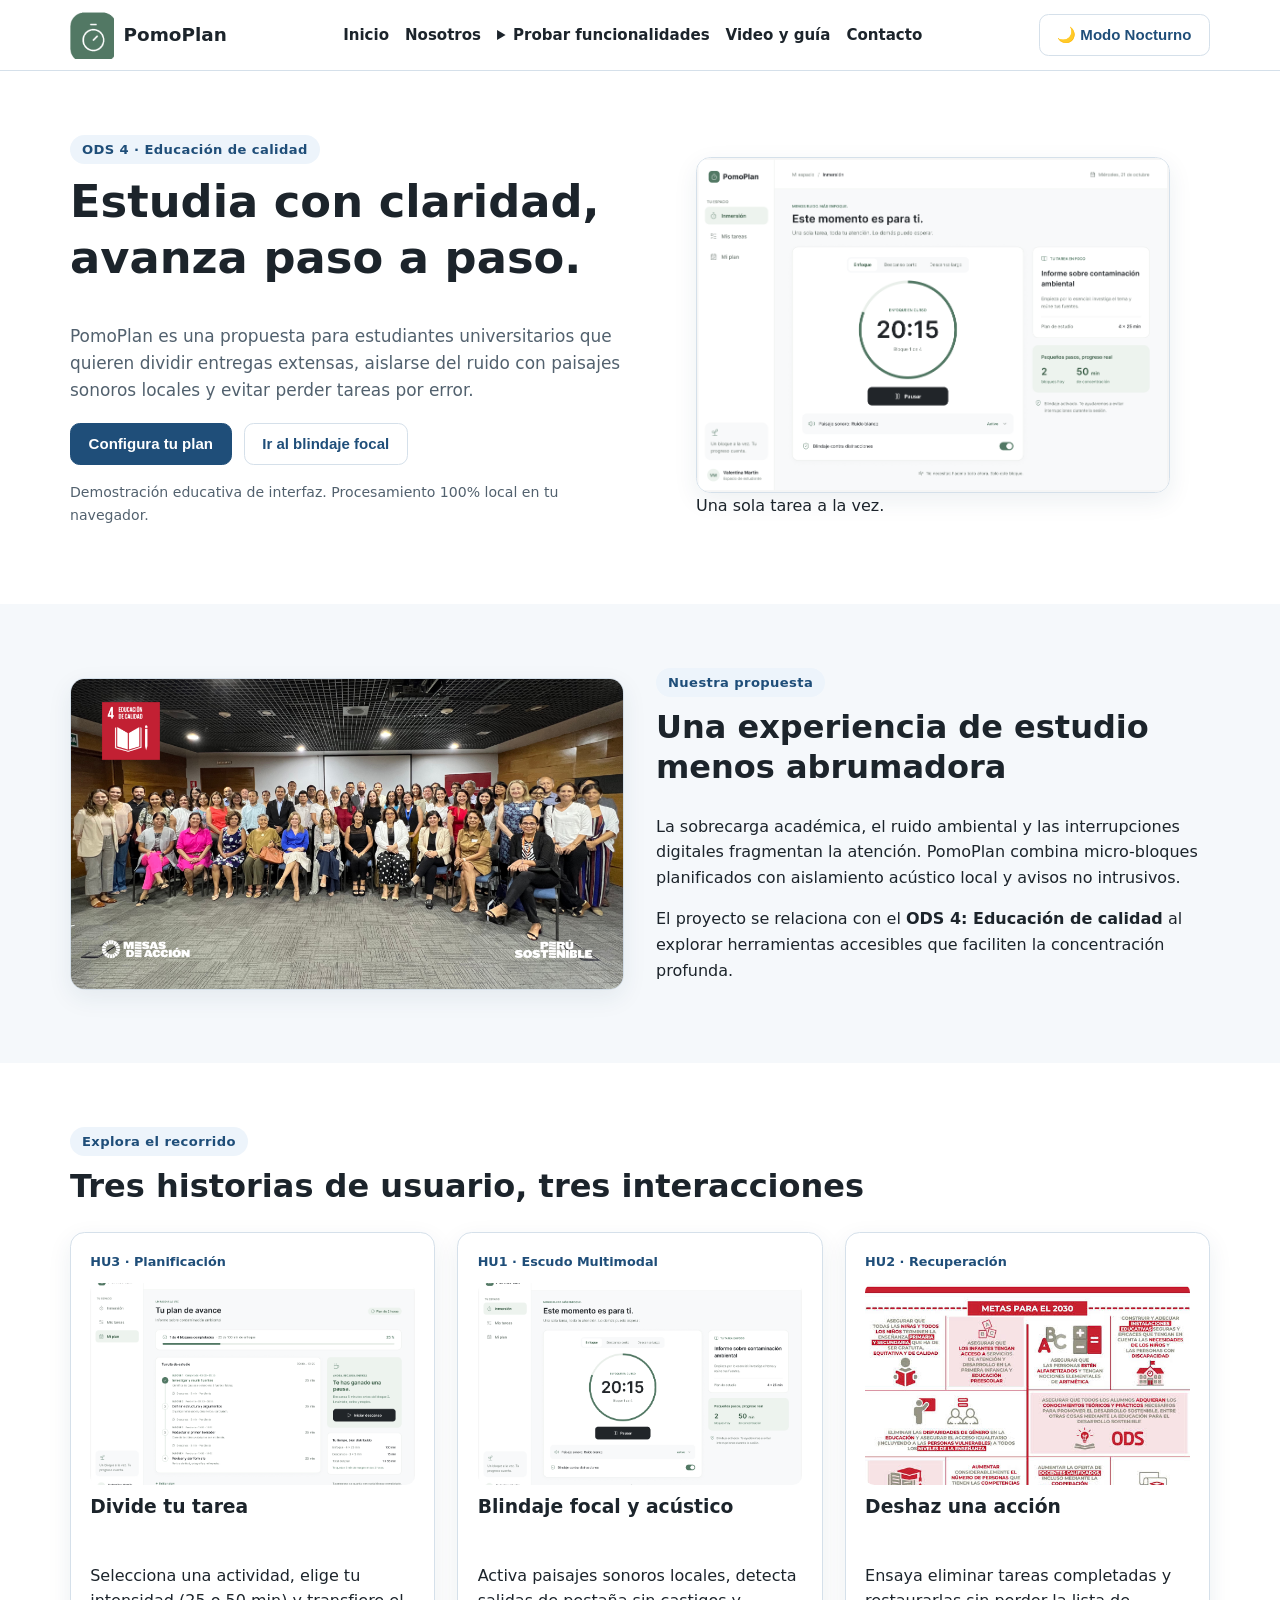
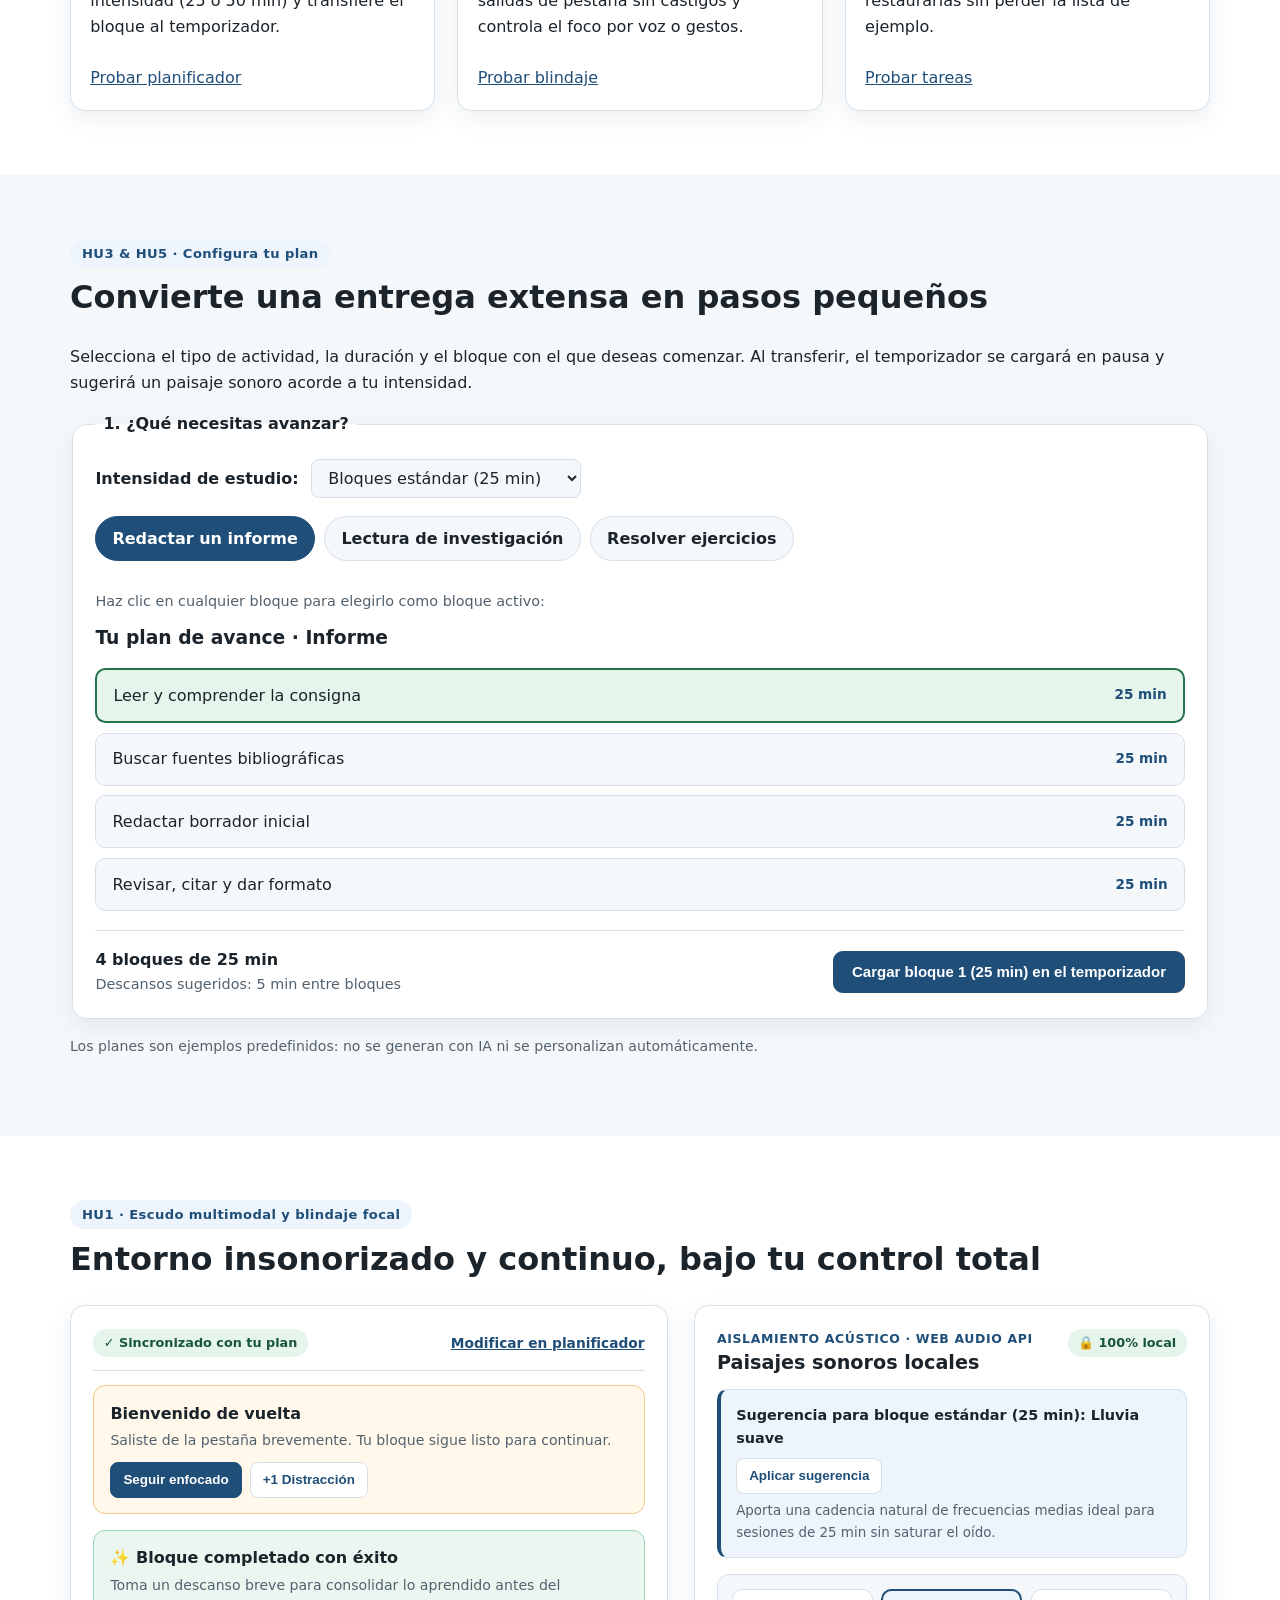
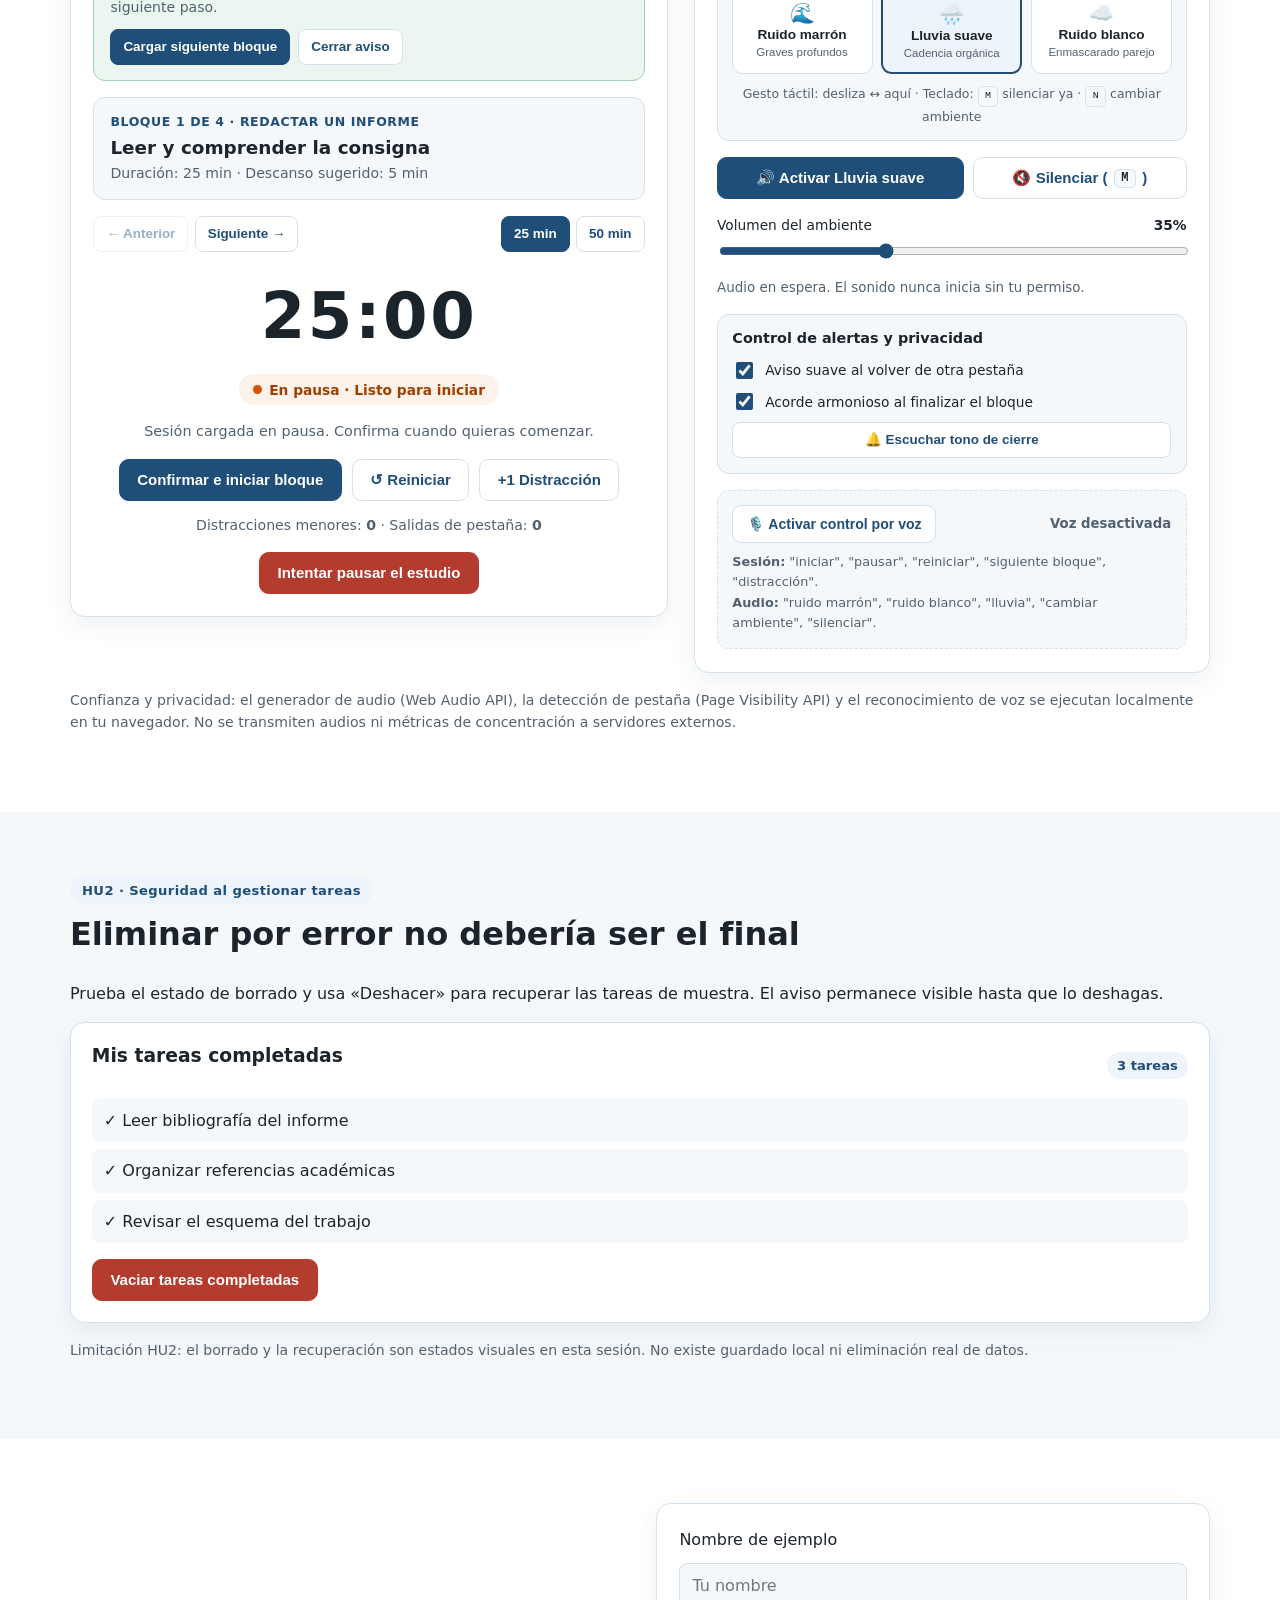
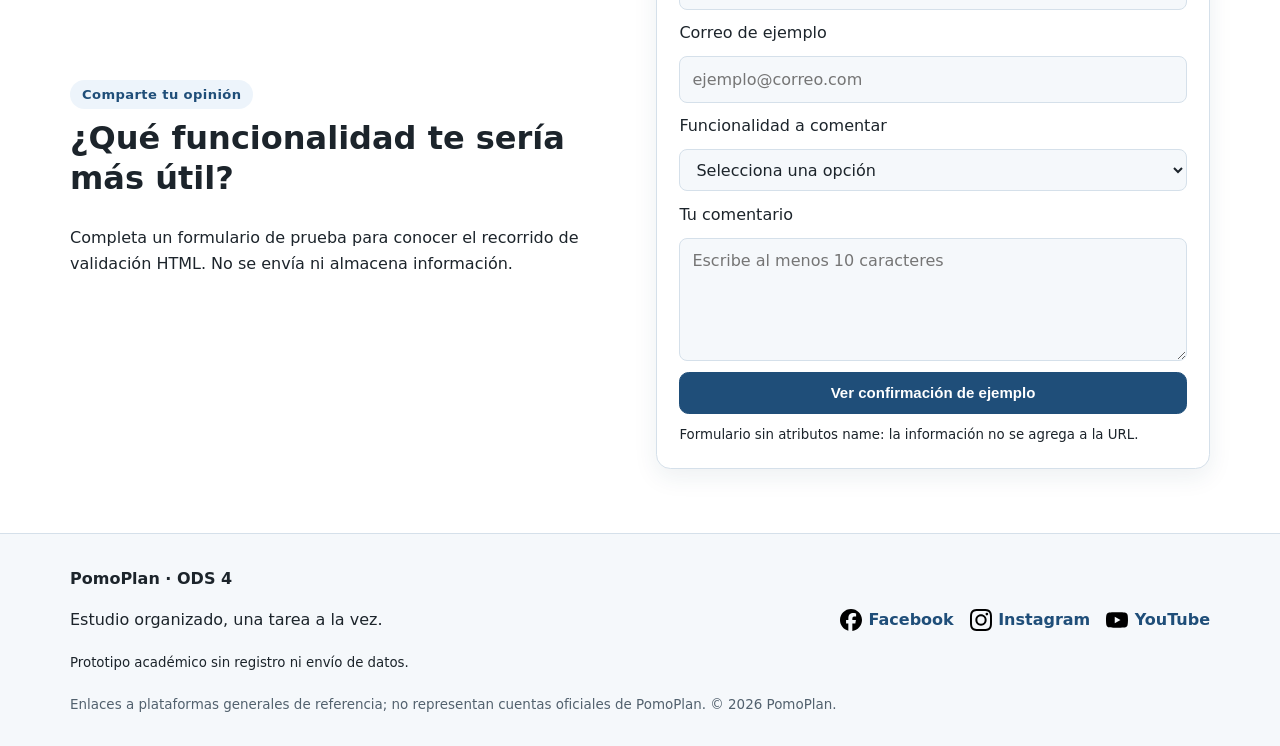
<file: index.html>
<!doctype html>
<html lang="es">

<head>
    <meta charset="utf-8">
    <meta name="viewport" content="width=device-width, initial-scale=1">
    <meta name="description"
        content="PomoPlan, prototipo web de planificación de estudio y blindaje focal multimodal vinculado con el ODS 4.">
    <title>Inicio | PomoPlan</title>
    <link rel="icon" type="image/png" href="imagenes/logo.png">
    <link rel="stylesheet" href="css/index.css">
    <script src="js/menu.js" defer></script>
    <script src="js/interacciones.js" defer></script>
</head>

<body>
    <a class="saltar" href="#contenido">Saltar al contenido</a>

    <header class="cabecera">
        <div class="contenedor barra">
            <a class="marca" href="index.html#inicio" aria-label="PomoPlan, ir al inicio">
                <img src="imagenes/logo.png" alt="" width="44" height="44">PomoPlan
            </a>
            <button id="boton-menu" class="hamburguesa" type="button"
                aria-controls="navegacion" aria-expanded="false" aria-label="Abrir menú">
                <span class="lineas" aria-hidden="true"><span></span><span></span><span></span></span>
                <span id="texto-menu">Menú</span>
            </button>
            <nav id="navegacion" class="navegacion" aria-label="Navegación principal">
                <ul class="menu">
                    <li><a href="index.html#inicio">Inicio</a></li>
                    <li><a href="index.html#nosotros">Nosotros</a></li>
                    <li>
                        <details id="resolver" class="desplegable">
                            <summary>Probar funcionalidades</summary>
                            <ul class="submenu">
                                <li><a href="index.html#hu3">HU3 · Plan de avance</a></li>
                                <li><a href="index.html#hu1">HU1 · Blindaje focal</a></li>
                                <li><a href="index.html#hu2">HU2 · Tareas y deshacer</a></li>
                            </ul>
                        </details>
                    </li>
                    <li><a href="recursos.html">Video y guía</a></li>
                    <li><a href="index.html#contacto">Contacto</a></li>
                </ul>
            </nav>
            <!-- HU6: Interruptor de Modo Nocturno -->
            <button id="toggle-modo-nocturno" class="boton boton-secundario" type="button"
                aria-label="Cambiar a modo nocturno">🌙 Modo Nocturno</button>
        </div>
    </header>

    <main id="contenido">
        <!-- Portada -->
        <section id="inicio" class="hero seccion">
            <div class="contenedor dos-columnas">
                <div>
                    <p class="etiqueta">ODS 4 · Educación de calidad</p>
                    <h1>Estudia con claridad, avanza paso a paso.</h1>
                    <p class="intro">PomoPlan es una propuesta para estudiantes universitarios que quieren dividir
                        entregas extensas, aislarse del ruido con paisajes sonoros locales y evitar perder tareas por error.</p>
                    <div class="acciones">
                        <a class="boton" href="#hu3">Configura tu plan</a>
                        <a class="boton boton-secundario" href="#hu1">Ir al blindaje focal</a>
                    </div>
                    <p class="nota">Demostración educativa de interfaz. Procesamiento 100% local en tu navegador.</p>
                </div>
                <figure>
                    <img class="foto" src="imagenes/galeria1.png"
                        alt="Vista de interfaz de PomoPlan relacionada con estudio y concentración">
                    <figcaption>Una sola tarea a la vez.</figcaption>
                </figure>
            </div>
        </section>

        <!-- Nosotros -->
        <section id="nosotros" class="seccion fondo">
            <div class="contenedor dos-columnas">
                <img class="foto" src="imagenes/nosotros.png" loading="lazy"
                    alt="Imagen de presentación del proyecto PomoPlan">
                <div>
                    <p class="etiqueta">Nuestra propuesta</p>
                    <h2>Una experiencia de estudio menos abrumadora</h2>
                    <p>La sobrecarga académica, el ruido ambiental y las interrupciones digitales fragmentan la atención.
                        PomoPlan combina micro-bloques planificados con aislamiento acústico local y avisos no intrusivos.</p>
                    <p>El proyecto se relaciona con el <strong>ODS 4: Educación de calidad</strong> al explorar
                        herramientas accesibles que faciliten la concentración profunda.</p>
                </div>
            </div>
        </section>

        <!-- Recorrido -->
        <section id="funcionalidades" class="seccion">
            <div class="contenedor">
                <p class="etiqueta">Explora el recorrido</p>
                <h2>Tres historias de usuario, tres interacciones</h2>
                <div class="tarjetas">
                    <article class="tarjeta">
                        <span class="numero">HU3 · Planificación</span>
                        <img src="imagenes/galeria2.png" alt="Referencia visual de planificación por bloques" loading="lazy">
                        <h3>Divide tu tarea</h3>
                        <p>Selecciona una actividad, elige tu intensidad (25 o 50 min) y transfiere el bloque al temporizador.</p>
                        <a href="#hu3">Probar planificador</a>
                    </article>
                    <article class="tarjeta">
                        <span class="numero">HU1 · Escudo Multimodal</span>
                        <img src="imagenes/galeria1.png" alt="Referencia de pantalla de concentración" loading="lazy">
                        <h3>Blindaje focal y acústico</h3>
                        <p>Activa paisajes sonoros locales, detecta salidas de pestaña sin castigos y controla el foco por voz o gestos.</p>
                        <a href="#hu1">Probar blindaje</a>
                    </article>
                    <article class="tarjeta">
                        <span class="numero">HU2 · Recuperación</span>
                        <img src="imagenes/servicios.jpeg" alt="Imagen ilustrativa de organización de actividades" loading="lazy">
                        <h3>Deshaz una acción</h3>
                        <p>Ensaya eliminar tareas completadas y restaurarlas sin perder la lista de ejemplo.</p>
                        <a href="#hu2">Probar tareas</a>
                    </article>
                </div>
            </div>
        </section>

        <!-- HU3 & HU5: Planificador sincronizado con HU1 -->
        <section id="hu3" class="seccion fondo">
            <div class="contenedor">
                <p class="etiqueta">HU3 &amp; HU5 · Configura tu plan</p>
                <h2>Convierte una entrega extensa en pasos pequeños</h2>
                <p>Selecciona el tipo de actividad, la duración y el bloque con el que deseas comenzar. Al transferir, el temporizador se cargará en pausa y sugerirá un paisaje sonoro acorde a tu intensidad.</p>

                <fieldset class="orientador">
                    <legend>1. ¿Qué necesitas avanzar?</legend>

                    <div class="selector-intensidad-contenedor">
                        <label for="intensidad-estudio"><strong>Intensidad de estudio:</strong></label>
                        <select id="intensidad-estudio" name="intensidad-estudio">
                            <option value="25">Bloques estándar (25 min)</option>
                            <option value="50">Bloques profundos (50 min)</option>
                        </select>
                    </div>

                    <div class="selector-planes">
                        <input class="radio-oculto" type="radio" name="tipo-plan" id="ensayo" checked>
                        <label class="opcion" for="ensayo">Redactar un informe</label>

                        <input class="radio-oculto" type="radio" name="tipo-plan" id="lectura">
                        <label class="opcion" for="lectura">Lectura de investigación</label>

                        <input class="radio-oculto" type="radio" name="tipo-plan" id="ejercicios">
                        <label class="opcion" for="ejercicios">Resolver ejercicios</label>

                        <div class="resultados" aria-live="polite">
                            <p class="ayuda-bloques">Haz clic en cualquier bloque para elegirlo como bloque activo:</p>

                            <div class="respuesta ensayo" data-plan="ensayo">
                                <h3>Tu plan de avance · Informe</h3>
                                <ol class="bloques">
                                    <li class="bloque-item seleccionado" data-bloque-index="0" tabindex="0" role="button" aria-pressed="true">
                                        Leer y comprender la consigna <span class="tiempo-bloque">25 min</span>
                                    </li>
                                    <li class="bloque-item" data-bloque-index="1" tabindex="0" role="button" aria-pressed="false">
                                        Buscar fuentes bibliográficas <span class="tiempo-bloque">25 min</span>
                                    </li>
                                    <li class="bloque-item" data-bloque-index="2" tabindex="0" role="button" aria-pressed="false">
                                        Redactar borrador inicial <span class="tiempo-bloque">25 min</span>
                                    </li>
                                    <li class="bloque-item" data-bloque-index="3" tabindex="0" role="button" aria-pressed="false">
                                        Revisar, citar y dar formato <span class="tiempo-bloque">25 min</span>
                                    </li>
                                </ol>
                            </div>

                            <div class="respuesta lectura" data-plan="lectura">
                                <h3>Tu plan de avance · Lectura</h3>
                                <ol class="bloques">
                                    <li class="bloque-item seleccionado" data-bloque-index="0" tabindex="0" role="button" aria-pressed="true">
                                        Explorar títulos y objetivos <span class="tiempo-bloque">25 min</span>
                                    </li>
                                    <li class="bloque-item" data-bloque-index="1" tabindex="0" role="button" aria-pressed="false">
                                        Leer y subrayar ideas clave <span class="tiempo-bloque">25 min</span>
                                    </li>
                                    <li class="bloque-item" data-bloque-index="2" tabindex="0" role="button" aria-pressed="false">
                                        Organizar apuntes <span class="tiempo-bloque">25 min</span>
                                    </li>
                                    <li class="bloque-item" data-bloque-index="3" tabindex="0" role="button" aria-pressed="false">
                                        Escribir un resumen <span class="tiempo-bloque">25 min</span>
                                    </li>
                                </ol>
                            </div>

                            <div class="respuesta ejercicios" data-plan="ejercicios">
                                <h3>Tu plan de avance · Ejercicios</h3>
                                <ol class="bloques">
                                    <li class="bloque-item seleccionado" data-bloque-index="0" tabindex="0" role="button" aria-pressed="true">
                                        Revisar conceptos y ejemplos <span class="tiempo-bloque">25 min</span>
                                    </li>
                                    <li class="bloque-item" data-bloque-index="1" tabindex="0" role="button" aria-pressed="false">
                                        Resolver ejercicios iniciales <span class="tiempo-bloque">25 min</span>
                                    </li>
                                    <li class="bloque-item" data-bloque-index="2" tabindex="0" role="button" aria-pressed="false">
                                        Resolver casos más difíciles <span class="tiempo-bloque">25 min</span>
                                    </li>
                                    <li class="bloque-item" data-bloque-index="3" tabindex="0" role="button" aria-pressed="false">
                                        Comprobar y corregir respuestas <span class="tiempo-bloque">25 min</span>
                                    </li>
                                </ol>
                            </div>

                            <div class="plan-resumen">
                                <div>
                                    <strong id="resumen-bloques-texto">4 bloques de 25 min</strong>
                                    <span id="resumen-descanso-texto" class="resumen-sub">Descansos sugeridos: 5 min entre bloques</span>
                                </div>
                                <button id="btn-transferir-sesion" class="boton" type="button">
                                    Cargar bloque 1 (25 min) en el temporizador
                                </button>
                            </div>
                        </div>
                    </div>
                </fieldset>
                <p class="nota">Los planes son ejemplos predefinidos: no se generan con IA ni se personalizan automáticamente.</p>
            </div>
        </section>

        <!-- HU1: Escudo Multimodal (Blindaje Focal + Paisajes Sonoros Web Audio + Reincorporación + Cierre Armonioso) -->
        <section id="hu1" class="seccion">
            <div class="contenedor">
                <p class="etiqueta">HU1 · Escudo multimodal y blindaje focal</p>
                <h2>Entorno insonorizado y continuo, bajo tu control total</h2>

                <div class="hu1-grid">
                    <!-- Columna 1: Temporizador, reincorporación y cierre armonioso -->
                    <div class="sesion" aria-labelledby="titulo-bloque-activo">
                        <div class="sesion-cabecera">
                            <span id="badge-sincronizacion" class="badge-sync" role="status">
                                ✓ Sincronizado con tu plan
                            </span>
                            <a href="#hu3" class="enlace-modificar">Modificar en planificador</a>
                        </div>

                        <!-- Aviso suave de reincorporación tras cambio de pestaña (oculto por defecto) -->
                        <div id="banner-reincorporacion" class="banner-suave banner-reincorporacion" role="status" aria-live="polite" hidden>
                            <div class="banner-suave-texto">
                                <strong>Bienvenido de vuelta</strong>
                                <p id="texto-reincorporacion">Saliste de la pestaña brevemente. Tu bloque sigue listo para continuar.</p>
                            </div>
                            <div class="banner-suave-acciones">
                                <button id="btn-reincorporar-continuar" class="boton-mini activo" type="button">Seguir enfocado</button>
                                <button id="btn-reincorporar-distraccion" class="boton-mini" type="button">+1 Distracción</button>
                            </div>
                        </div>

                        <!-- Notificación armoniosa de cierre (reemplaza alert(), oculta por defecto) -->
                        <div id="banner-cierre" class="banner-suave banner-cierre" role="status" aria-live="polite" hidden>
                            <div class="banner-suave-texto">
                                <strong>✨ Bloque completado con éxito</strong>
                                <p id="texto-cierre">Toma un descanso breve para consolidar lo aprendido antes del siguiente paso.</p>
                            </div>
                            <div class="banner-suave-acciones">
                                <button id="btn-cierre-siguiente" class="boton-mini activo" type="button">Cargar siguiente bloque</button>
                                <button id="btn-cierre-cerrar" class="boton-mini" type="button">Cerrar aviso</button>
                            </div>
                        </div>

                        <!-- Tarjeta de sesión cargada -->
                        <div class="resumen-sesion-cargada">
                            <p id="sesion-etiqueta" class="sesion-etiqueta">BLOQUE 1 DE 4 · REDACTAR UN INFORME</p>
                            <h3 id="titulo-bloque-activo" class="titulo-bloque-activo">Leer y comprender la consigna</h3>
                            <p id="meta-sesion" class="meta-sesion">Duración: 25 min · Descanso sugerido: 5 min</p>
                        </div>

                        <!-- Control rápido de bloque y duración -->
                        <div class="controles-rapidos" aria-label="Ajustes rápidos de la sesión">
                            <div class="nav-bloques">
                                <button id="btn-bloque-anterior" class="boton-mini" type="button" disabled>← Anterior</button>
                                <button id="btn-bloque-siguiente" class="boton-mini" type="button">Siguiente →</button>
                            </div>
                            <div class="ajuste-duracion" role="group" aria-label="Cambiar duración del bloque">
                                <button id="btn-duracion-25" class="boton-mini activo" type="button" data-minutos="25" aria-pressed="true">25 min</button>
                                <button id="btn-duracion-50" class="boton-mini" type="button" data-minutos="50" aria-pressed="false">50 min</button>
                            </div>
                        </div>

                        <!-- Reloj y estado -->
                        <div id="reloj" class="reloj" aria-label="Tiempo restante de concentración">25:00</div>
                        <div id="estado-pill" class="estado pausado">
                            <span class="punto" id="punto-estado"></span>
                            <span id="texto-estado">En pausa · Listo para iniciar</span>
                        </div>

                        <!-- Aviso accesible en línea -->
                        <p id="aviso-sesion" class="aviso-sesion" role="status" aria-live="polite">
                            Sesión cargada en pausa. Confirma cuando quieras comenzar.
                        </p>

                        <!-- Acciones principales del temporizador -->
                        <div class="acciones-timer">
                            <button id="btn-timer-toggle" class="boton" type="button">Confirmar e iniciar bloque</button>
                            <button id="btn-reiniciar-bloque" class="boton boton-secundario" type="button">↺ Reiniciar</button>
                            <button id="btn-distraccion" class="boton boton-secundario" type="button">+1 Distracción</button>
                        </div>

                        <p class="contador-distracciones">
                            Distracciones menores: <strong id="distracciones-count">0</strong> ·
                            Salidas de pestaña: <strong id="salidas-pestana-count">0</strong>
                        </p>

                        <!-- Pausa Reflexiva -->
                        <details id="modal-pausa" class="pausa">
                            <summary id="btn-pausa-reflexiva" class="boton boton-alerta">Intentar pausar el estudio</summary>
                            <div class="modal-referencia" role="group" aria-label="Pausa reflexiva">
                                <h3>¿Seguro que deseas pausar?</h3>
                                <p>Te quedan <strong id="tiempo-restante-modal">25 minutos</strong> en el bloque <strong id="bloque-modal-nombre">Leer y comprender la consigna</strong>.</p>
                                <p>Tomar una pausa no planificada puede romper tu estado de flujo. ¿Prefieres continuar o abandonar la sesión?</p>
                                <div class="acciones">
                                    <button id="btn-continuar-estudio" type="button" class="boton">Continuar estudiando</button>
                                    <a href="confirmacion.html#pausa" class="boton boton-secundario">Abandonar demostración</a>
                                </div>
                                <p class="nota">Al seleccionar "Continuar estudiando", la sesión se reanuda automáticamente.</p>
                            </div>
                        </details>
                    </div>

                    <!-- Columna 2: Escudo Acústico Local, Preferencias HAI y Control Multimodal -->
                    <aside class="panel-escudo" aria-label="Escudo acústico y control multimodal">
                        <div class="escudo-cabecera">
                            <div>
                                <p class="etiqueta-pequena">Aislamiento Acústico · Web Audio API</p>
                                <h3 class="escudo-titulo">Paisajes sonoros locales</h3>
                            </div>
                            <span class="badge-local" title="Audio sintetizado en tu dispositivo sin conexión a servidores">
                                🔒 100% local
                            </span>
                        </div>

                        <!-- Recomendación transparente (Human-AI Interaction) -->
                        <div id="caja-recomendacion" class="caja-recomendacion" role="region" aria-live="polite">
                            <div class="recomendacion-superior">
                                <strong id="titulo-recomendacion">Sugerencia para bloque de 25 min: Lluvia suave</strong>
                                <button id="btn-aplicar-recomendacion" class="boton-mini" type="button">Aplicar sugerencia</button>
                            </div>
                            <p id="motivo-recomendacion" class="motivo-recomendacion">
                                La lluvia suave genera un ritmo constante de frecuencias medias ideal para sesiones estándar de 25 min sin provocar fatiga auditiva.
                            </p>
                        </div>

                        <!-- Zona interactiva táctil (Swipe horizontal para alternar ambientes) -->
                        <div id="zona-gestos-sonido" class="zona-gestos-sonido" aria-label="Selector de paisaje sonoro. Desliza a izquierda o derecha para alternar">
                            <div class="selector-paisajes" role="radiogroup" aria-label="Elegir paisaje sonoro">
                                <button type="button" class="chip-sonido" data-sonido="marron" aria-pressed="false">
                                    <span class="chip-icono" aria-hidden="true">🌊</span>
                                    <span>Ruido marrón</span>
                                    <small>Graves profundos</small>
                                </button>
                                <button type="button" class="chip-sonido activo" data-sonido="lluvia" aria-pressed="true">
                                    <span class="chip-icono" aria-hidden="true">🌧️</span>
                                    <span>Lluvia suave</span>
                                    <small>Cadencia orgánica</small>
                                </button>
                                <button type="button" class="chip-sonido" data-sonido="blanco" aria-pressed="false">
                                    <span class="chip-icono" aria-hidden="true">☁️</span>
                                    <span>Ruido blanco</span>
                                    <small>Enmascarado parejo</small>
                                </button>
                            </div>
                            <p class="pista-gesto">
                                Gesto táctil: desliza ↔ aquí · Teclado: <kbd>M</kbd> silenciar ya · <kbd>N</kbd> cambiar ambiente
                            </p>
                        </div>

                        <!-- Controles de reproducción y volumen -->
                        <div class="controles-audio">
                            <button id="btn-audio-toggle" class="boton" type="button" aria-pressed="false">
                                🔊 Activar paisaje sonoro
                            </button>
                            <button id="btn-silencio-emergencia" class="boton boton-secundario" type="button"
                                title="Silencia todo el audio al instante (Tecla M)">
                                🔇 Silenciar (<kbd>M</kbd>)
                            </button>
                        </div>

                        <div class="control-volumen">
                            <label for="slider-volumen">
                                <span>Volumen del ambiente</span>
                                <strong id="valor-volumen">35%</strong>
                            </label>
                            <input id="slider-volumen" type="range" min="0" max="100" value="35" step="5">
                        </div>

                        <p id="estado-audio" class="estado-audio" role="status" aria-live="polite">
                            Audio en espera. El sonido nunca inicia sin tu permiso.
                        </p>

                        <!-- Preferencias de control total del usuario (HAI) -->
                        <div class="preferencias-hai">
                            <h4>Control de alertas y privacidad</h4>
                            <label class="switch-fila">
                                <input id="chk-alerta-pestana" type="checkbox" checked>
                                <span>Aviso suave al volver de otra pestaña</span>
                            </label>
                            <label class="switch-fila">
                                <input id="chk-campana-cierre" type="checkbox" checked>
                                <span>Acorde armonioso al finalizar el bloque</span>
                            </label>
                            <button id="btn-probar-cierre" class="boton-mini" type="button">
                                🔔 Escuchar tono de cierre
                            </button>
                        </div>

                        <!-- Control por Voz Opcional (Web Speech API) -->
                        <div class="panel-voz" aria-label="Control por voz opcional">
                            <div class="panel-voz-cabecera">
                                <button id="btn-voz-toggle" class="boton boton-secundario boton-voz" type="button" aria-pressed="false">
                                    🎙️ Activar control por voz
                                </button>
                                <span id="voz-estado" class="voz-estado" role="status" aria-live="polite">Voz desactivada</span>
                            </div>
                            <p class="voz-comandos">
                                <strong>Sesión:</strong> "iniciar", "pausar", "reiniciar", "siguiente bloque", "distracción".<br>
                                <strong>Audio:</strong> "ruido marrón", "ruido blanco", "lluvia", "cambiar ambiente", "silenciar".
                            </p>
                        </div>
                    </aside>
                </div>

                <p class="nota">
                    Confianza y privacidad: el generador de audio (Web Audio API), la detección de pestaña (Page Visibility API) y el reconocimiento de voz se ejecutan localmente en tu navegador. No se transmiten audios ni métricas de concentración a servidores externos.
                </p>
            </div>
        </section>

        <!-- HU2: Gestión de tareas y recuperación -->
        <section id="hu2" class="seccion fondo">
            <div class="contenedor">
                <p class="etiqueta">HU2 · Seguridad al gestionar tareas</p>
                <h2>Eliminar por error no debería ser el final</h2>
                <p>Prueba el estado de borrado y usa «Deshacer» para recuperar las tareas de muestra. El aviso permanece visible hasta que lo deshagas.</p>
                <div class="tareas-demo">
                    <div class="panel-tareas">
                        <div class="tareas-cabecera">
                            <h3>Mis tareas completadas</h3>
                            <span class="etiqueta-mini" id="contador-tareas">3 tareas</span>
                        </div>
                        <div id="lista-tareas" class="lista-tareas">
                            <p>✓ Leer bibliografía del informe</p>
                            <p>✓ Organizar referencias académicas</p>
                            <p>✓ Revisar el esquema del trabajo</p>
                        </div>
                        <div id="sin-tareas" class="sin-tareas">
                            <p>Las tareas completadas se quitaron de esta vista.</p>
                        </div>
                        <details id="details-confirmar" class="confirmar">
                            <summary class="boton boton-alerta">Vaciar tareas completadas</summary>
                            <div class="panel-confirmar">
                                <p><strong>¿Eliminar las tareas completadas?</strong></p>
                                <p>Esta acción moverá las tareas a la papelera temporal.</p>
                                <button id="btn-confirmar-eliminar" class="boton boton-alerta" type="button">Sí, eliminar tareas</button>
                            </div>
                        </details>
                    </div>
                    <div id="toast-notificacion" class="toast" role="status">
                        <strong>Tareas eliminadas</strong>
                        <span id="texto-toast">Notificación de eliminación realizada.</span>
                        <button id="btn-deshacer" class="boton" type="button">Deshacer</button>
                    </div>
                </div>
                <p class="nota">Limitación HU2: el borrado y la recuperación son estados visuales en esta sesión. No existe guardado local ni eliminación real de datos.</p>
            </div>
        </section>

        <!-- Contacto -->
        <section id="contacto" class="seccion">
            <div class="contenedor dos-columnas">
                <div>
                    <p class="etiqueta">Comparte tu opinión</p>
                    <h2>¿Qué funcionalidad te sería más útil?</h2>
                    <p>Completa un formulario de prueba para conocer el recorrido de validación HTML. No se envía ni almacena información.</p>
                </div>
                <form action="confirmacion.html" class="formulario" method="get">
                    <label for="nombre">Nombre de ejemplo</label>
                    <input id="nombre" type="text" placeholder="Tu nombre" required minlength="2">

                    <label for="correo">Correo de ejemplo</label>
                    <input id="correo" type="email" placeholder="ejemplo@correo.com" required>

                    <label for="funcion">Funcionalidad a comentar</label>
                    <select id="funcion" required>
                        <option value="">Selecciona una opción</option>
                        <option>HU1 · Blindaje focal y escudo sonoro</option>
                        <option>HU2 · Tareas y deshacer</option>
                        <option>HU3 · Plan de avance</option>
                    </select>

                    <label for="comentario">Tu comentario</label>
                    <textarea id="comentario" rows="4" minlength="10" required placeholder="Escribe al menos 10 caracteres"></textarea>

                    <button class="boton" type="submit">Ver confirmación de ejemplo</button>
                    <small>Formulario sin atributos name: la información no se agrega a la URL.</small>
                </form>
            </div>
        </section>
    </main>

    <footer class="pie">
        <div class="contenedor">
            <div class="pie-grid">
                <div>
                    <strong>PomoPlan · ODS 4</strong>
                    <p>Estudio organizado, una tarea a la vez.</p>
                    <small>Prototipo académico sin registro ni envío de datos.</small>
                </div>
                <nav aria-label="Redes sociales de referencia" class="redes">
                    <a href="https://www.facebook.com/" target="_blank" rel="noopener noreferrer">
                        <img src="iconos/facebook.svg" width="22" height="22" alt="">Facebook
                    </a>
                    <a href="https://www.instagram.com/" target="_blank" rel="noopener noreferrer">
                        <img src="iconos/instagram.svg" width="22" height="22" alt="">Instagram
                    </a>
                    <a href="https://www.youtube.com/" target="_blank" rel="noopener noreferrer">
                        <img src="iconos/youtube.svg" width="22" height="22" alt="">YouTube
                    </a>
                </nav>
            </div>
            <p class="pie-nota">Enlaces a plataformas generales de referencia; no representan cuentas oficiales de PomoPlan. © 2026 PomoPlan.</p>
        </div>
    </footer>
</body>

</html>
</file>
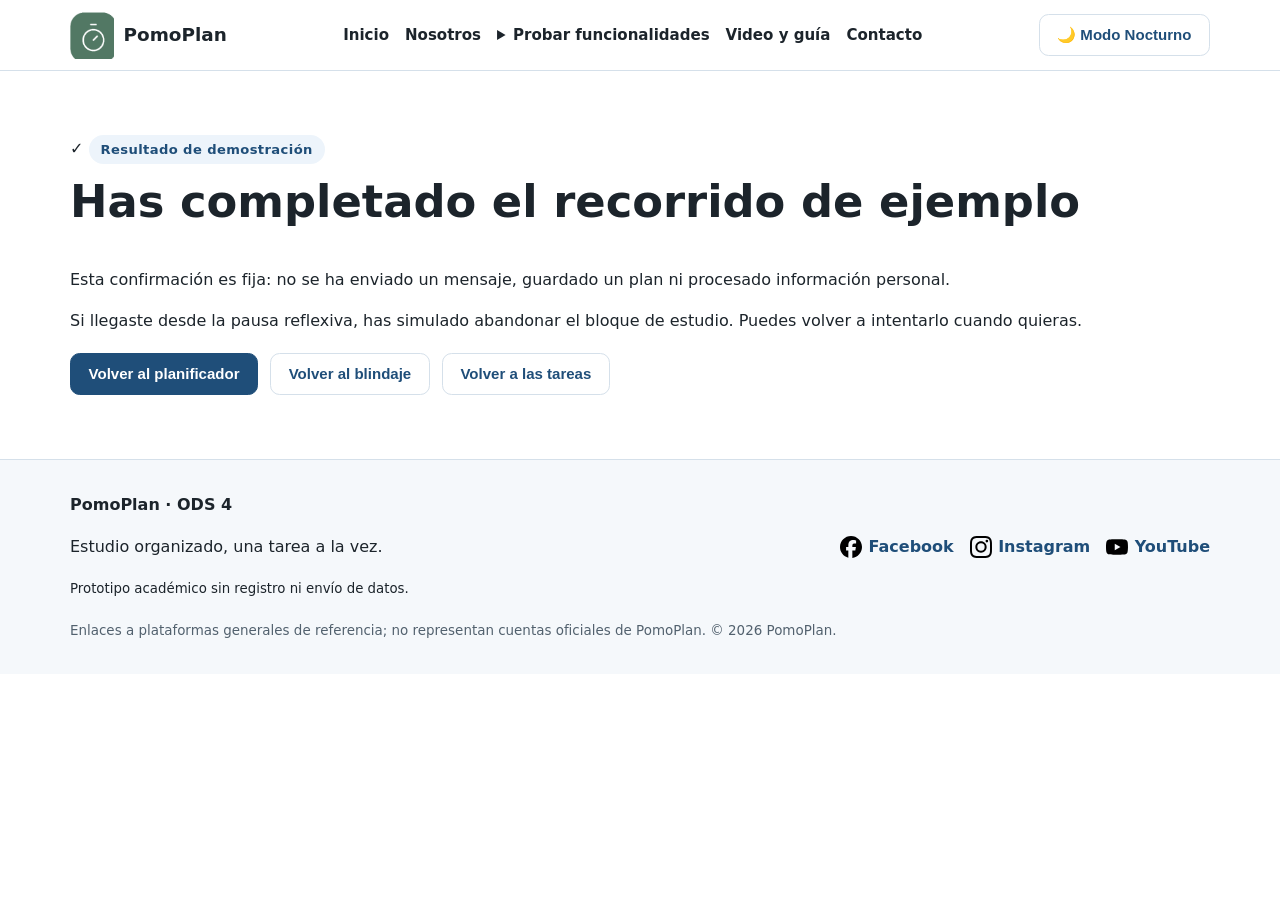
<file: confirmacion.html>
<!doctype html>
<html lang="es">

<head>
    <meta charset="utf-8">
    <meta name="viewport" content="width=device-width, initial-scale=1">
    <meta name="description"
        content="PomoPlan, prototipo web de planificación de estudio y concentración vinculado con el ODS 4.">
    <title>Confirmación | PomoPlan</title>
    <link rel="icon" type="image/png" href="imagenes/logo.png">
    <link rel="stylesheet" href="css/index.css">
    <script src="js/menu.js" defer></script>
    <script src="js/interacciones.js" defer></script>
</head>

<body><a class="saltar" href="#contenido">Saltar al contenido</a>
    <header class="cabecera">
        <div class="contenedor barra">
            <a class="marca" href="index.html#inicio" aria-label="PomoPlan, ir al inicio">
                <img src="imagenes/logo.png" alt="" width="44" height="44">PomoPlan
            </a>
            <button id="boton-menu" class="hamburguesa" type="button"
                    aria-controls="navegacion" aria-expanded="false" aria-label="Abrir menú">
                <span class="lineas" aria-hidden="true"><span></span><span></span><span></span></span>
                <span id="texto-menu">Menú</span>
            </button>
            <nav id="navegacion" class="navegacion" aria-label="Navegación principal">
                <ul class="menu">
                    <li><a href="index.html#inicio">Inicio</a></li>
                    <li><a href="index.html#nosotros">Nosotros</a></li>
                    <li>
                        <details id="resolver" class="desplegable">
                            <summary>Probar funcionalidades</summary>
                            <ul class="submenu">
                                <li><a href="index.html#hu3">HU3 · Plan de avance</a></li>
                                <li><a href="index.html#hu1">HU1 · Blindaje focal</a></li>
                                <li><a href="index.html#hu2">HU2 · Tareas y deshacer</a></li>
                            </ul>
                        </details>
                    </li>
                    <li><a href="recursos.html">Video y guía</a></li>
                    <li><a href="index.html#contacto">Contacto</a></li>
                </ul>
            </nav>
            <!-- INTEGRACIÓN HU6: Interruptor de Modo Nocturno -->
            <button id="toggle-modo-nocturno" class="boton boton-secundario" type="button" aria-label="Cambiar modo de lectura">🌙 Modo Nocturno</button>
        </div>
    </header>
    <main id="contenido">
        <section class="seccion contenedor confirmacion"><span class="confirm-icono" aria-hidden="true">✓</span>
            <p class="etiqueta">Resultado de demostración</p>
            <h1>Has completado el recorrido de ejemplo</h1>
            <p>Esta confirmación es fija: no se ha enviado un mensaje, guardado un plan ni procesado información
                personal.</p>
            <p id="pausa">Si llegaste desde la pausa reflexiva, has simulado abandonar el bloque de estudio. Puedes
                volver a intentarlo cuando quieras.</p>
            <div class="acciones"><a class="boton" href="index.html#hu3">Volver al planificador</a><a
                    class="boton boton-secundario" href="index.html#hu1">Volver al blindaje</a><a
                    class="boton boton-secundario" href="index.html#hu2">Volver a las tareas</a></div>
        </section>
    </main>
    <footer class="pie">
        <div class="contenedor">
            <div class="pie-grid">
                <div><strong>PomoPlan · ODS 4</strong>
                    <p>Estudio organizado, una tarea a la vez.</p><small>Prototipo académico sin registro ni envío de
                        datos.</small>
                </div>
                <nav aria-label="Redes sociales de referencia" class="redes"><a href="https://www.facebook.com/"
                        target="_blank" rel="noopener noreferrer"><img src="iconos/facebook.svg" width="22" height="22"
                            alt="">Facebook</a><a href="https://www.instagram.com/" target="_blank"
                        rel="noopener noreferrer"><img src="iconos/instagram.svg" width="22" height="22"
                            alt="">Instagram</a><a href="https://www.youtube.com/" target="_blank"
                        rel="noopener noreferrer"><img src="iconos/youtube.svg" width="22" height="22"
                            alt="">YouTube</a></nav>
            </div>
            <p class="pie-nota">Enlaces a plataformas generales de referencia; no representan cuentas oficiales de
                PomoPlan. © 2026 PomoPlan.</p>
        </div>
    </footer>
</body>

</html>
</file>
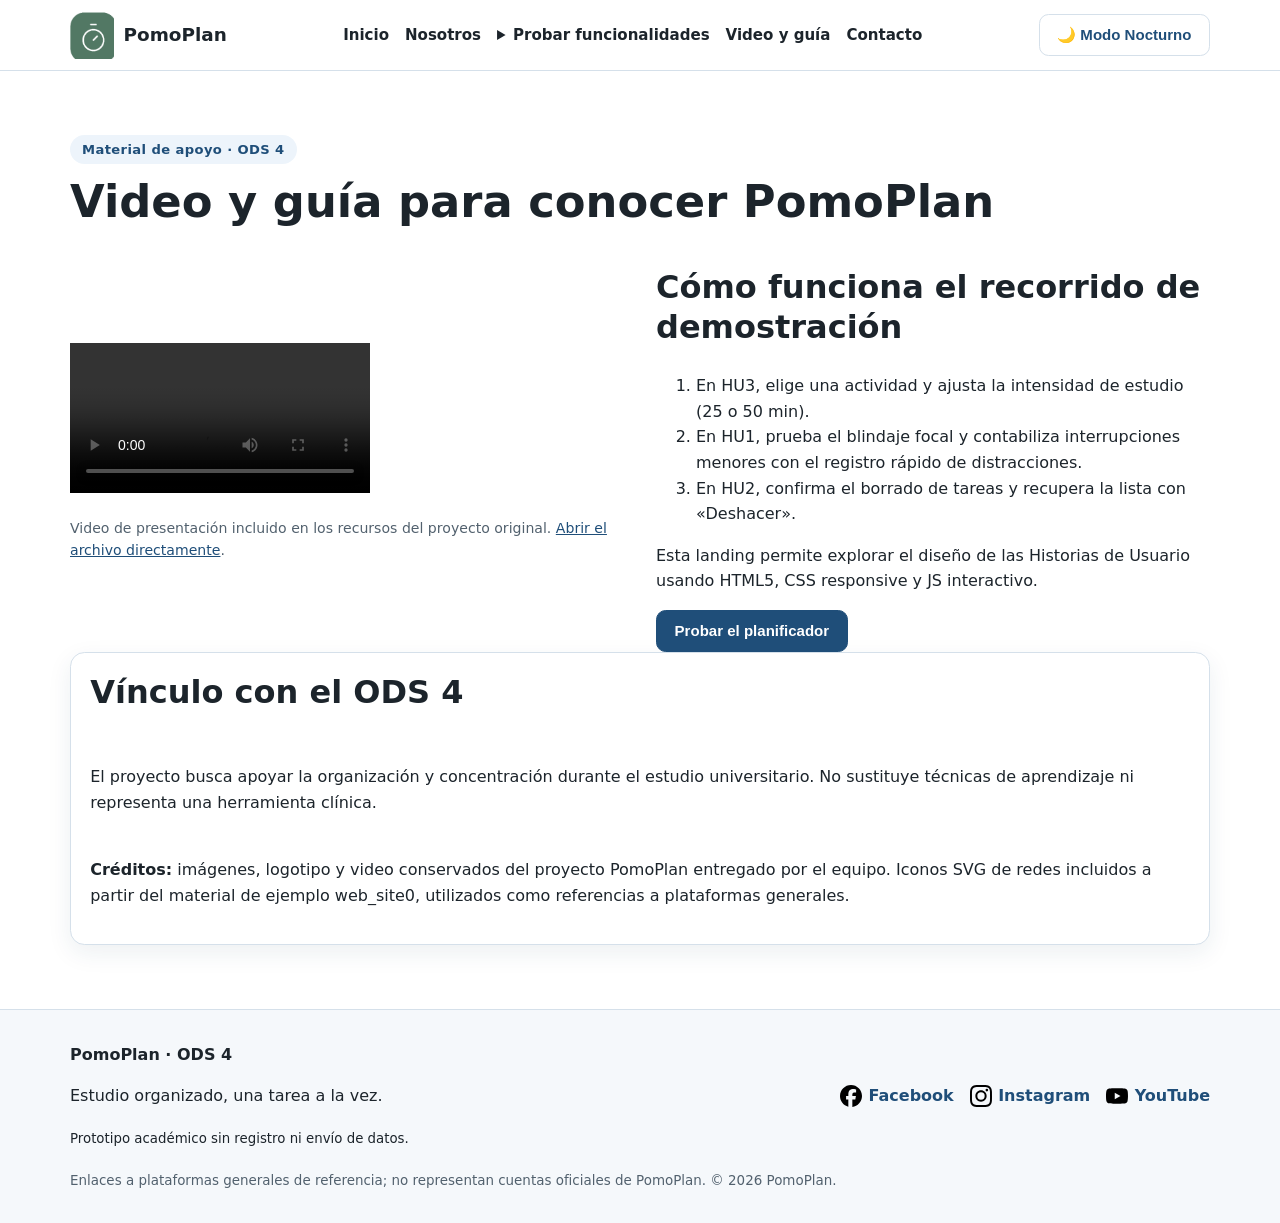
<file: recursos.html>
<!doctype html>
<html lang="es">

<head>
    <meta charset="utf-8">
    <meta name="viewport" content="width=device-width, initial-scale=1">
    <meta name="description"
        content="PomoPlan, prototipo web de planificación de estudio y concentración vinculado con el ODS 4.">
    <title>Video y guía | PomoPlan</title>
    <link rel="icon" type="image/png" href="imagenes/logo.png">
    <link rel="stylesheet" href="css/index.css">
    <script src="js/menu.js" defer></script>
    <script src="js/interacciones.js" defer></script>
</head>

<body><a class="saltar" href="#contenido">Saltar al contenido</a>
    <header class="cabecera">
        <div class="contenedor barra">
            <a class="marca" href="index.html#inicio" aria-label="PomoPlan, ir al inicio">
                <img src="imagenes/logo.png" alt="" width="44" height="44">PomoPlan
            </a>
            <button id="boton-menu" class="hamburguesa" type="button"
                    aria-controls="navegacion" aria-expanded="false" aria-label="Abrir menú">
                <span class="lineas" aria-hidden="true"><span></span><span></span><span></span></span>
                <span id="texto-menu">Menú</span>
            </button>
            <nav id="navegacion" class="navegacion" aria-label="Navegación principal">
                <ul class="menu">
                    <li><a href="index.html#inicio">Inicio</a></li>
                    <li><a href="index.html#nosotros">Nosotros</a></li>
                    <li>
                        <details id="resolver" class="desplegable">
                            <summary>Probar funcionalidades</summary>
                            <ul class="submenu">
                                <li><a href="index.html#hu3">HU3 · Plan de avance</a></li>
                                <li><a href="index.html#hu1">HU1 · Blindaje focal</a></li>
                                <li><a href="index.html#hu2">HU2 · Tareas y deshacer</a></li>
                            </ul>
                        </details>
                    </li>
                    <li><a href="recursos.html">Video y guía</a></li>
                    <li><a href="index.html#contacto">Contacto</a></li>
                </ul>
            </nav>
            <!-- INTEGRACIÓN HU6: Interruptor de Modo Nocturno -->
            <button id="toggle-modo-nocturno" class="boton boton-secundario" type="button" aria-label="Cambiar modo de lectura">🌙 Modo Nocturno</button>
        </div>
    </header>
    <main id="contenido">
        <section class="seccion contenedor">
            <p class="etiqueta">Material de apoyo · ODS 4</p>
            <h1>Video y guía para conocer PomoPlan</h1>
            <div class="dos-columnas">
                <div><video class="video" controls preload="metadata" playsinline>
                        <source src="videos/presentacion.mp4" type="video/mp4">Tu navegador no admite video HTML5. <a
                            href="videos/presentacion.mp4">Abrir video local</a>.
                    </video>
                    <p class="nota">Video de presentación incluido en los recursos del proyecto original. <a
                            href="videos/presentacion.mp4">Abrir el archivo directamente</a>.</p>
                </div>
                <div>
                    <h2>Cómo funciona el recorrido de demostración</h2>
                    <ol>
                        <li>En HU3, elige una actividad y ajusta la intensidad de estudio (25 o 50 min).</li>
                        <li>En HU1, prueba el blindaje focal y contabiliza interrupciones menores con el registro rápido de distracciones.</li>
                        <li>En HU2, confirma el borrado de tareas y recupera la lista con «Deshacer».</li>
                    </ol>
                    <p>Esta landing permite explorar el diseño de las Historias de Usuario usando HTML5, CSS responsive y JS interactivo.
                    </p><a class="boton" href="index.html#hu3">Probar el planificador</a>
                </div>
            </div>
            <div class="tarjeta recurso-ods">
                <h2>Vínculo con el ODS 4</h2>
                <p>El proyecto busca apoyar la organización y concentración durante el estudio universitario. No
                    sustituye técnicas de aprendizaje ni representa una herramienta clínica.</p>
                <p><strong>Créditos:</strong> imágenes, logotipo y video conservados del proyecto PomoPlan entregado por
                    el equipo. Iconos SVG de redes incluidos a partir del material de ejemplo web_site0, utilizados como
                    referencias a plataformas generales.</p>
            </div>
        </section>
    </main>
    <footer class="pie">
        <div class="contenedor">
            <div class="pie-grid">
                <div><strong>PomoPlan · ODS 4</strong>
                    <p>Estudio organizado, una tarea a la vez.</p><small>Prototipo académico sin registro ni envío de
                        datos.</small>
                </div>
                <nav aria-label="Redes sociales de referencia" class="redes"><a href="https://www.facebook.com/"
                        target="_blank" rel="noopener noreferrer"><img src="iconos/facebook.svg" width="22" height="22"
                            alt="">Facebook</a><a href="https://www.instagram.com/" target="_blank"
                        rel="noopener noreferrer"><img src="iconos/instagram.svg" width="22" height="22"
                            alt="">Instagram</a><a href="https://www.youtube.com/" target="_blank"
                        rel="noopener noreferrer"><img src="iconos/youtube.svg" width="22" height="22"
                            alt="">YouTube</a></nav>
            </div>
            <p class="pie-nota">Enlaces a plataformas generales de referencia; no representan cuentas oficiales de
                PomoPlan. © 2026 PomoPlan.</p>
        </div>
    </footer>
</body>

</html>
</file>
<file: css/index.css>
/* ==========================================================================
   VARIABLES Y BASE (MODO CLARO Y MODO NOCTURNO HU6)
   ========================================================================== */
:root {
  --azul: #1f4e79;
  --azul-oscuro: #163a5c;
  --azul-suave: #edf4fb;
  --verde: #24734c;
  --alerta: #b43c2f;
  --texto: #1c242b;
  --muted: #52616e;
  --fondo: #f5f8fb;
  --blanco: #ffffff;
  --borde: #d5e0ea;
  --sombra: 0 8px 24px rgba(22, 58, 92, 0.08);
  --radio: 0.9rem;
}

body.modo-oscuro {
  --azul: #8bc1f7;
  --azul-oscuro: #64a8eb;
  --azul-suave: #1c2b3a;
  --verde: #4caf50;
  --alerta: #e57373;
  --texto: #e8eff5;
  --muted: #a6b7c7;
  --fondo: #12181e;
  --blanco: #1a232c;
  --borde: #2c3a47;
  --sombra: 0 8px 24px rgba(0, 0, 0, 0.35);
}

*,
*::before,
*::after {
  box-sizing: border-box;
}

html {
  scroll-behavior: smooth;
}

body {
  margin: 0;
  font-family: Inter, 'Segoe UI', system-ui, -apple-system, sans-serif;
  line-height: 1.6;
  color: var(--texto);
  background: var(--blanco);
  transition: background-color 0.2s ease, color 0.2s ease;
}

img {
  max-width: 100%;
  height: auto;
  display: block;
}

a {
  color: var(--azul);
}

kbd {
  display: inline-block;
  padding: 0.1rem 0.4rem;
  font-family: ui-monospace, SFMono-Regular, Menlo, monospace;
  font-size: 0.8em;
  border: 1px solid var(--borde);
  border-radius: 0.3rem;
  background: var(--fondo);
  color: var(--texto);
}

.saltar {
  position: absolute;
  left: -9999px;
  top: 0;
  background: var(--azul);
  color: #fff;
  padding: 0.6rem 1rem;
  z-index: 1000;
}

.saltar:focus {
  left: 1rem;
  top: 1rem;
}

.contenedor {
  width: min(1140px, 92%);
  margin-inline: auto;
}

.seccion {
  padding: clamp(2.8rem, 5vw, 4.5rem) 0;
}

.fondo {
  background: var(--fondo);
}

.etiqueta {
  display: inline-block;
  margin: 0 0 0.6rem;
  padding: 0.25rem 0.75rem;
  border-radius: 999px;
  background: var(--azul-suave);
  color: var(--azul);
  font-size: 0.82rem;
  font-weight: 700;
  letter-spacing: 0.03em;
}

.etiqueta-pequena {
  margin: 0;
  font-size: 0.78rem;
  font-weight: 700;
  text-transform: uppercase;
  letter-spacing: 0.05em;
  color: var(--azul);
}

h1, h2, h3, h4 {
  line-height: 1.25;
  margin-top: 0;
}

h1 {
  font-size: clamp(1.9rem, 3.8vw, 2.8rem);
}

h2 {
  font-size: clamp(1.45rem, 2.6vw, 2rem);
}

.intro {
  font-size: 1.06rem;
  color: var(--muted);
}

.nota {
  font-size: 0.88rem;
  color: var(--muted);
  margin-top: 1rem;
}

/* ==========================================================================
   CABECERA Y NAVEGACIÓN
   ========================================================================== */
.cabecera {
  position: sticky;
  top: 0;
  z-index: 50;
  background: var(--blanco);
  border-bottom: 1px solid var(--borde);
}

.barra {
  display: flex;
  align-items: center;
  justify-content: space-between;
  gap: 1rem;
  min-height: 70px;
  flex-wrap: wrap;
}

.marca {
  display: inline-flex;
  align-items: center;
  gap: 0.6rem;
  font-weight: 800;
  font-size: 1.15rem;
  text-decoration: none;
  color: var(--texto);
}

.hamburguesa {
  display: none;
  align-items: center;
  gap: 0.5rem;
  border: 1px solid var(--borde);
  border-radius: 0.5rem;
  background: var(--blanco);
  color: var(--texto);
  padding: 0.45rem 0.75rem;
  cursor: pointer;
}

.lineas {
  display: grid;
  gap: 4px;
}

.lineas span {
  width: 18px;
  height: 2px;
  background: currentColor;
  display: block;
}

.menu {
  display: flex;
  list-style: none;
  gap: 1rem;
  margin: 0;
  padding: 0;
  align-items: center;
}

.menu a,
.desplegable summary {
  text-decoration: none;
  color: var(--texto);
  font-weight: 600;
  font-size: 0.94rem;
  cursor: pointer;
}

.desplegable {
  position: relative;
}

.submenu {
  position: absolute;
  top: 100%;
  left: 0;
  margin-top: 0.5rem;
  min-width: 210px;
  list-style: none;
  padding: 0.5rem;
  background: var(--blanco);
  border: 1px solid var(--borde);
  border-radius: 0.6rem;
  box-shadow: var(--sombra);
}

.submenu a {
  display: block;
  padding: 0.45rem 0.6rem;
  border-radius: 0.4rem;
}

.submenu a:hover {
  background: var(--azul-suave);
}

/* ==========================================================================
   BOTONES Y LAYOUTS GENERALES
   ========================================================================== */
.boton {
  display: inline-flex;
  align-items: center;
  justify-content: center;
  gap: 0.4rem;
  min-height: 42px;
  padding: 0.55rem 1.1rem;
  border: 1px solid var(--azul);
  border-radius: 0.6rem;
  background: var(--azul);
  color: #fff;
  font: 600 0.94rem/1.2 Inter, 'Segoe UI', sans-serif;
  text-decoration: none;
  cursor: pointer;
  transition: transform 0.12s ease, opacity 0.15s ease, background-color 0.15s ease;
}

body.modo-oscuro .boton {
  color: #0e161d;
}

.boton:hover:not(:disabled) {
  background: var(--azul-oscuro);
  border-color: var(--azul-oscuro);
}

.boton:disabled {
  opacity: 0.5;
  cursor: not-allowed;
}

.boton-secundario {
  background: var(--blanco);
  color: var(--azul);
  border-color: var(--borde);
}

body.modo-oscuro .boton-secundario {
  color: var(--azul);
}

.boton-secundario:hover:not(:disabled) {
  background: var(--azul-suave);
  border-color: var(--azul);
}

.boton-alerta {
  background: var(--alerta);
  border-color: var(--alerta);
  color: #fff;
}

body.modo-oscuro .boton-alerta {
  color: #1a1010;
}

.acciones {
  display: flex;
  flex-wrap: wrap;
  gap: 0.75rem;
  margin-top: 1.2rem;
}

.dos-columnas {
  display: grid;
  grid-template-columns: repeat(2, minmax(0, 1fr));
  gap: 2rem;
  align-items: center;
}

.foto {
  border-radius: var(--radio);
  border: 1px solid var(--borde);
  box-shadow: var(--sombra);
}

.tarjetas {
  display: grid;
  grid-template-columns: repeat(3, minmax(0, 1fr));
  gap: 1.4rem;
}

.tarjeta {
  background: var(--blanco);
  border: 1px solid var(--borde);
  border-radius: var(--radio);
  padding: 1.2rem;
  box-shadow: var(--sombra);
  display: flex;
  flex-direction: column;
  gap: 0.6rem;
}

.tarjeta img {
  border-radius: 0.6rem;
  aspect-ratio: 16 / 10;
  object-fit: cover;
}

.numero {
  font-size: 0.8rem;
  font-weight: 700;
  color: var(--azul);
}

/* ==========================================================================
   HU3 & HU5: PLANIFICADOR SINCRONIZADO
   ========================================================================== */
.orientador {
  border: 1px solid var(--borde);
  border-radius: var(--radio);
  background: var(--blanco);
  padding: 1.4rem;
  box-shadow: var(--sombra);
}

.orientador legend {
  font-weight: 700;
  padding: 0 0.5rem;
}

.selector-intensidad-contenedor {
  display: flex;
  align-items: center;
  flex-wrap: wrap;
  gap: 0.75rem;
  margin-bottom: 1.1rem;
}

.selector-intensidad-contenedor select {
  padding: 0.5rem 0.8rem;
  border-radius: 0.5rem;
  border: 1px solid var(--borde);
  background: var(--fondo);
  color: var(--texto);
  font: inherit;
}

.selector-planes {
  display: flex;
  flex-wrap: wrap;
  gap: 0.6rem;
}

.radio-oculto {
  position: absolute;
  opacity: 0;
  pointer-events: none;
}

.opcion {
  padding: 0.55rem 1rem;
  border-radius: 999px;
  border: 1px solid var(--borde);
  background: var(--fondo);
  font-weight: 600;
  cursor: pointer;
}

.radio-oculto:checked + .opcion {
  background: var(--azul);
  border-color: var(--azul);
  color: #fff;
}

body.modo-oscuro .radio-oculto:checked + .opcion {
  color: #0e161d;
}

.resultados {
  width: 100%;
  margin-top: 1rem;
}

.ayuda-bloques {
  font-size: 0.9rem;
  color: var(--muted);
  margin: 0.2rem 0 0.8rem;
}

.bloques {
  list-style: decimal inside;
  padding: 0;
  margin: 0;
  display: grid;
  gap: 0.6rem;
}

.bloques li.bloque-item {
  display: flex;
  justify-content: space-between;
  align-items: center;
  gap: 0.75rem;
  padding: 0.8rem 1rem;
  border: 1px solid var(--borde);
  border-radius: 0.65rem;
  background: var(--fondo);
  cursor: pointer;
  transition: border-color 0.2s ease, background-color 0.2s ease;
}

.bloques li.bloque-item:hover {
  border-color: var(--azul);
  background: var(--azul-suave);
}

.bloques li.bloque-item.seleccionado {
  border: 2px solid var(--verde);
  background: #e6f5ec;
}

body.modo-oscuro .bloques li.bloque-item.seleccionado {
  background: #1a3a2a;
  border-color: #4caf50;
  color: #fff;
}

.tiempo-bloque {
  font-size: 0.85rem;
  font-weight: 700;
  color: var(--azul);
  white-space: nowrap;
}

.plan-resumen {
  margin-top: 1.2rem;
  padding-top: 1rem;
  border-top: 1px solid var(--borde);
  display: flex;
  justify-content: space-between;
  align-items: center;
  flex-wrap: wrap;
  gap: 1rem;
}

.resumen-sub {
  display: block;
  font-size: 0.9rem;
  color: var(--muted);
}

/* ==========================================================================
   HU1: ESCUDO MULTIMODAL (TEMPORIZADOR + AISLAMIENTO ACÚSTICO + HAI)
   ========================================================================== */
.hu1-grid {
  display: grid;
  grid-template-columns: minmax(0, 1.1fr) minmax(0, 0.95fr);
  gap: 1.6rem;
  align-items: start;
}

.sesion,
.panel-escudo {
  background: var(--blanco);
  border: 1px solid var(--borde);
  border-radius: var(--radio);
  padding: 1.4rem;
  box-shadow: var(--sombra);
}

.sesion {
  text-align: center;
}

.sesion-cabecera {
  display: flex;
  justify-content: space-between;
  align-items: center;
  flex-wrap: wrap;
  gap: 0.5rem;
  padding-bottom: 0.8rem;
  margin-bottom: 0.9rem;
  border-bottom: 1px solid var(--borde);
}

.badge-sync,
.badge-local {
  display: inline-flex;
  align-items: center;
  gap: 0.35rem;
  font-size: 0.8rem;
  font-weight: 700;
  padding: 0.25rem 0.65rem;
  border-radius: 999px;
  background: #e6f5ec;
  color: #195537;
}

.badge-sync.pendiente {
  background: #fdf2e9;
  color: #a04000;
}

body.modo-oscuro .badge-sync,
body.modo-oscuro .badge-local {
  background: #1a3a2a;
  color: #81c784;
}

body.modo-oscuro .badge-sync.pendiente {
  background: #3e2723;
  color: #ffb74d;
}

.enlace-modificar {
  font-size: 0.86rem;
  font-weight: 600;
}

/* Banners serenos (reincorporación y cierre armonioso) */
.banner-suave {
  text-align: left;
  padding: 0.9rem 1rem;
  border-radius: 0.75rem;
  margin-bottom: 1rem;
  border: 1px solid var(--borde);
  display: grid;
  gap: 0.65rem;
}

.banner-suave p {
  margin: 0.2rem 0 0;
  font-size: 0.88rem;
  color: var(--muted);
}

.banner-suave-acciones {
  display: flex;
  flex-wrap: wrap;
  gap: 0.5rem;
}

.banner-reincorporacion {
  background: #fff8eb;
  border-color: #f0c987;
}

.banner-cierre {
  background: #eaf6ef;
  border-color: #9dd4b5;
}

body.modo-oscuro .banner-reincorporacion {
  background: #2e2414;
  border-color: #7c5c26;
}

body.modo-oscuro .banner-cierre {
  background: #152b1f;
  border-color: #2f6b47;
}

.resumen-sesion-cargada {
  background: var(--fondo);
  border: 1px solid var(--borde);
  border-radius: 0.75rem;
  padding: 0.9rem 1rem;
  margin-bottom: 1rem;
  text-align: left;
}

.sesion-etiqueta {
  margin: 0;
  font-size: 0.78rem;
  font-weight: 700;
  letter-spacing: 0.05em;
  color: var(--azul);
}

.titulo-bloque-activo {
  margin: 0.25rem 0 0.2rem;
  font-size: 1.15rem;
}

.meta-sesion {
  margin: 0;
  font-size: 0.88rem;
  color: var(--muted);
}

.controles-rapidos {
  display: flex;
  justify-content: space-between;
  align-items: center;
  flex-wrap: wrap;
  gap: 0.6rem;
  margin-bottom: 0.8rem;
}

.nav-bloques,
.ajuste-duracion {
  display: flex;
  gap: 0.4rem;
}

.boton-mini {
  min-height: 36px;
  padding: 0.35rem 0.75rem;
  border: 1px solid var(--borde);
  border-radius: 0.5rem;
  background: var(--blanco);
  color: var(--azul);
  font: 600 0.84rem/1.2 Inter, 'Segoe UI', sans-serif;
  cursor: pointer;
}

.boton-mini:hover:not(:disabled) {
  background: var(--azul-suave);
  border-color: var(--azul);
}

.boton-mini.activo {
  background: var(--azul);
  border-color: var(--azul);
  color: #fff;
}

body.modo-oscuro .boton-mini {
  background: var(--fondo);
}

body.modo-oscuro .boton-mini.activo {
  color: #0e161d;
}

.boton-mini:disabled {
  opacity: 0.45;
  cursor: not-allowed;
}

.reloj {
  font-size: clamp(2.8rem, 6vw, 4rem);
  font-weight: 800;
  font-variant-numeric: tabular-nums;
  letter-spacing: 0.04em;
  margin: 0.4rem 0;
  color: var(--texto);
}

.estado {
  display: inline-flex;
  align-items: center;
  gap: 0.45rem;
  padding: 0.3rem 0.85rem;
  border-radius: 999px;
  font-size: 0.86rem;
  font-weight: 700;
  background: #e6f5ec;
  color: #195537;
  margin-bottom: 0.7rem;
}

.estado .punto {
  width: 9px;
  height: 9px;
  border-radius: 50%;
  background: var(--verde);
}

.estado.pausado {
  background: #fdf2e9;
  color: #a04000;
}

.estado.pausado .punto {
  background: #d35400;
}

.estado.completado {
  background: var(--azul-suave);
  color: var(--azul);
}

.estado.completado .punto {
  background: var(--azul);
}

.aviso-sesion {
  font-size: 0.9rem;
  color: var(--muted);
  margin: 0.2rem 0 1rem;
  min-height: 1.4em;
}

.acciones-timer {
  display: flex;
  justify-content: center;
  flex-wrap: wrap;
  gap: 0.6rem;
  margin-bottom: 0.8rem;
}

.contador-distracciones {
  font-size: 0.88rem;
  color: var(--muted);
  margin: 0 0 1rem;
}

/* Pausa reflexiva */
.pausa summary {
  list-style: none;
}

.modal-referencia {
  margin-top: 0.9rem;
  padding: 1rem;
  border-radius: 0.75rem;
  border: 1px solid var(--borde);
  background: var(--fondo);
  text-align: left;
}

/* ==========================================================================
   PANEL DE ESCUDO ACÚSTICO Y CONTROL MULTIMODAL
   ========================================================================== */
.escudo-cabecera {
  display: flex;
  justify-content: space-between;
  align-items: flex-start;
  gap: 0.75rem;
  margin-bottom: 0.9rem;
}

.escudo-titulo {
  margin: 0.15rem 0 0;
  font-size: 1.2rem;
}

.caja-recomendacion {
  background: var(--azul-suave);
  border: 1px solid var(--borde);
  border-left: 4px solid var(--azul);
  border-radius: 0.65rem;
  padding: 0.85rem 0.95rem;
  margin-bottom: 1rem;
}

.recomendacion-superior {
  display: flex;
  justify-content: space-between;
  align-items: center;
  flex-wrap: wrap;
  gap: 0.5rem;
  font-size: 0.9rem;
}

.motivo-recomendacion {
  margin: 0.4rem 0 0;
  font-size: 0.84rem;
  color: var(--muted);
}

.zona-gestos-sonido {
  padding: 0.85rem;
  border-radius: 0.75rem;
  border: 1px solid var(--borde);
  background: var(--fondo);
  margin-bottom: 1rem;
  touch-action: pan-y;
}

.selector-paisajes {
  display: grid;
  grid-template-columns: repeat(3, minmax(0, 1fr));
  gap: 0.55rem;
}

.chip-sonido {
  display: flex;
  flex-direction: column;
  align-items: center;
  gap: 0.15rem;
  padding: 0.7rem 0.45rem;
  border-radius: 0.65rem;
  border: 1px solid var(--borde);
  background: var(--blanco);
  color: var(--texto);
  font: 600 0.85rem/1.2 Inter, 'Segoe UI', sans-serif;
  cursor: pointer;
  transition: border-color 0.18s ease, background-color 0.18s ease, transform 0.12s ease;
}

.chip-sonido small {
  font-size: 0.72rem;
  font-weight: 500;
  color: var(--muted);
}

.chip-sonido:hover {
  border-color: var(--azul);
}

.chip-sonido.activo {
  border: 2px solid var(--azul);
  background: var(--azul-suave);
}

.chip-icono {
  font-size: 1.25rem;
}

.pista-gesto {
  margin: 0.65rem 0 0;
  font-size: 0.78rem;
  color: var(--muted);
  text-align: center;
}

.controles-audio {
  display: flex;
  flex-wrap: wrap;
  gap: 0.6rem;
  margin-bottom: 0.9rem;
}

.controles-audio .boton {
  flex: 1 1 auto;
}

.control-volumen {
  margin-bottom: 0.65rem;
}

.control-volumen label {
  display: flex;
  justify-content: space-between;
  font-size: 0.86rem;
  margin-bottom: 0.3rem;
}

.control-volumen input[type="range"] {
  width: 100%;
  accent-color: var(--azul);
}

.estado-audio {
  margin: 0 0 1rem;
  font-size: 0.84rem;
  color: var(--muted);
}

.preferencias-hai {
  padding: 0.9rem;
  border-radius: 0.75rem;
  border: 1px solid var(--borde);
  background: var(--fondo);
  margin-bottom: 1rem;
  display: grid;
  gap: 0.55rem;
}

.preferencias-hai h4 {
  margin: 0 0 0.15rem;
  font-size: 0.9rem;
}

.switch-fila {
  display: flex;
  align-items: center;
  gap: 0.55rem;
  font-size: 0.86rem;
  cursor: pointer;
}

.switch-fila input {
  width: 17px;
  height: 17px;
  accent-color: var(--azul);
}

/* Panel de voz */
.panel-voz {
  padding: 0.9rem;
  border: 1px dashed var(--borde);
  border-radius: 0.75rem;
  background: var(--fondo);
}

.panel-voz-cabecera {
  display: flex;
  align-items: center;
  justify-content: space-between;
  flex-wrap: wrap;
  gap: 0.6rem;
}

.boton-voz {
  min-height: 38px;
  padding: 0.4rem 0.85rem;
  font-size: 0.88rem;
}

.boton-voz.escuchando {
  background: var(--verde);
  border-color: var(--verde);
  color: #fff;
}

.voz-estado {
  font-size: 0.83rem;
  font-weight: 600;
  color: var(--muted);
}

.voz-comandos {
  margin: 0.55rem 0 0;
  font-size: 0.8rem;
  color: var(--muted);
}

/* ==========================================================================
   HU2: TAREAS Y RECUPERACIÓN (DESHACER)
   ========================================================================== */
.tareas-demo {
  display: grid;
  gap: 1rem;
}

.panel-tareas {
  background: var(--blanco);
  border: 1px solid var(--borde);
  border-radius: var(--radio);
  padding: 1.3rem;
  box-shadow: var(--sombra);
}

.tareas-cabecera {
  display: flex;
  justify-content: space-between;
  align-items: center;
  margin-bottom: 0.8rem;
}

.etiqueta-mini {
  font-size: 0.82rem;
  font-weight: 700;
  padding: 0.2rem 0.65rem;
  border-radius: 999px;
  background: var(--azul-suave);
  color: var(--azul);
}

.lista-tareas p {
  margin: 0.45rem 0;
  padding: 0.55rem 0.75rem;
  border-radius: 0.5rem;
  background: var(--fondo);
}

.sin-tareas {
  display: none;
  padding: 1rem;
  border-radius: 0.5rem;
  background: var(--fondo);
  color: var(--muted);
}

.confirmar {
  margin-top: 1rem;
}

.panel-confirmar {
  margin-top: 0.75rem;
  padding: 0.9rem;
  border-radius: 0.65rem;
  border: 1px solid var(--borde);
  background: var(--fondo);
}

.toast {
  display: none;
  align-items: center;
  justify-content: space-between;
  flex-wrap: wrap;
  gap: 0.75rem;
  padding: 0.9rem 1.1rem;
  border-radius: 0.75rem;
  background: var(--texto);
  color: var(--blanco);
}

.toast.activo {
  display: flex;
}

/* ==========================================================================
   CONTACTO Y PIE DE PÁGINA
   ========================================================================== */
.formulario {
  display: grid;
  gap: 0.65rem;
  background: var(--blanco);
  padding: 1.4rem;
  border-radius: var(--radio);
  border: 1px solid var(--borde);
  box-shadow: var(--sombra);
}

.formulario input,
.formulario select,
.formulario textarea {
  width: 100%;
  padding: 0.6rem 0.75rem;
  border-radius: 0.5rem;
  border: 1px solid var(--borde);
  background: var(--fondo);
  color: var(--texto);
  font: inherit;
}

.pie {
  border-top: 1px solid var(--borde);
  padding: 2rem 0;
  background: var(--fondo);
}

.pie-grid {
  display: flex;
  justify-content: space-between;
  align-items: center;
  flex-wrap: wrap;
  gap: 1.2rem;
}

.redes {
  display: flex;
  gap: 1rem;
  flex-wrap: wrap;
}

.redes a {
  display: inline-flex;
  align-items: center;
  gap: 0.4rem;
  text-decoration: none;
  font-weight: 600;
}

.pie-nota {
  margin: 1.2rem 0 0;
  font-size: 0.84rem;
  color: var(--muted);
}

/* ==========================================================================
   RESPONSIVE
   ========================================================================== */
@media (max-width: 900px) {
  .dos-columnas,
  .tarjetas,
  .hu1-grid {
    grid-template-columns: 1fr;
  }

  .hamburguesa {
    display: inline-flex;
  }

  .navegacion {
    width: 100%;
    display: none;
    padding-bottom: 0.8rem;
  }

  .navegacion.abierta {
    display: block;
  }

  .menu {
    flex-direction: column;
    align-items: flex-start;
  }

  .submenu {
    position: static;
    box-shadow: none;
    margin-top: 0.35rem;
  }
}

@media (max-width: 520px) {
  .selector-paisajes {
    grid-template-columns: 1fr;
  }
}
</file>
